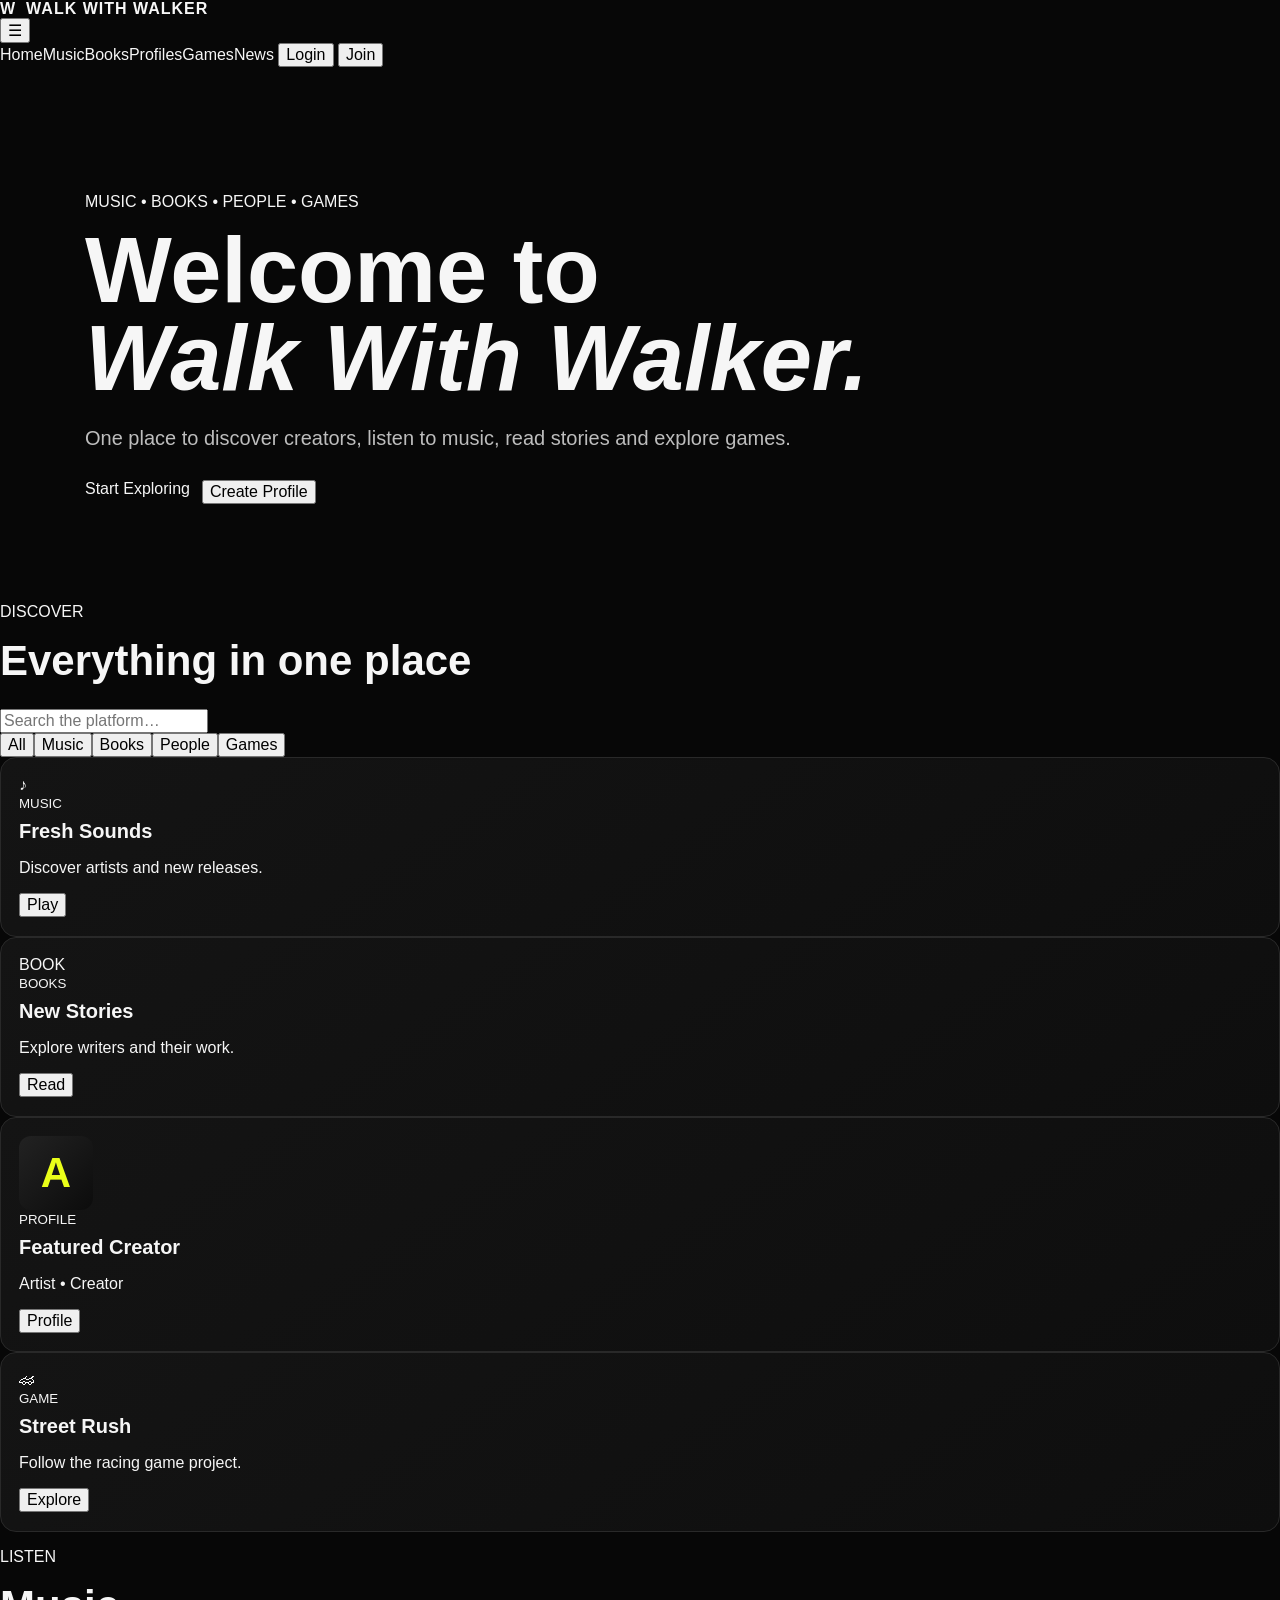
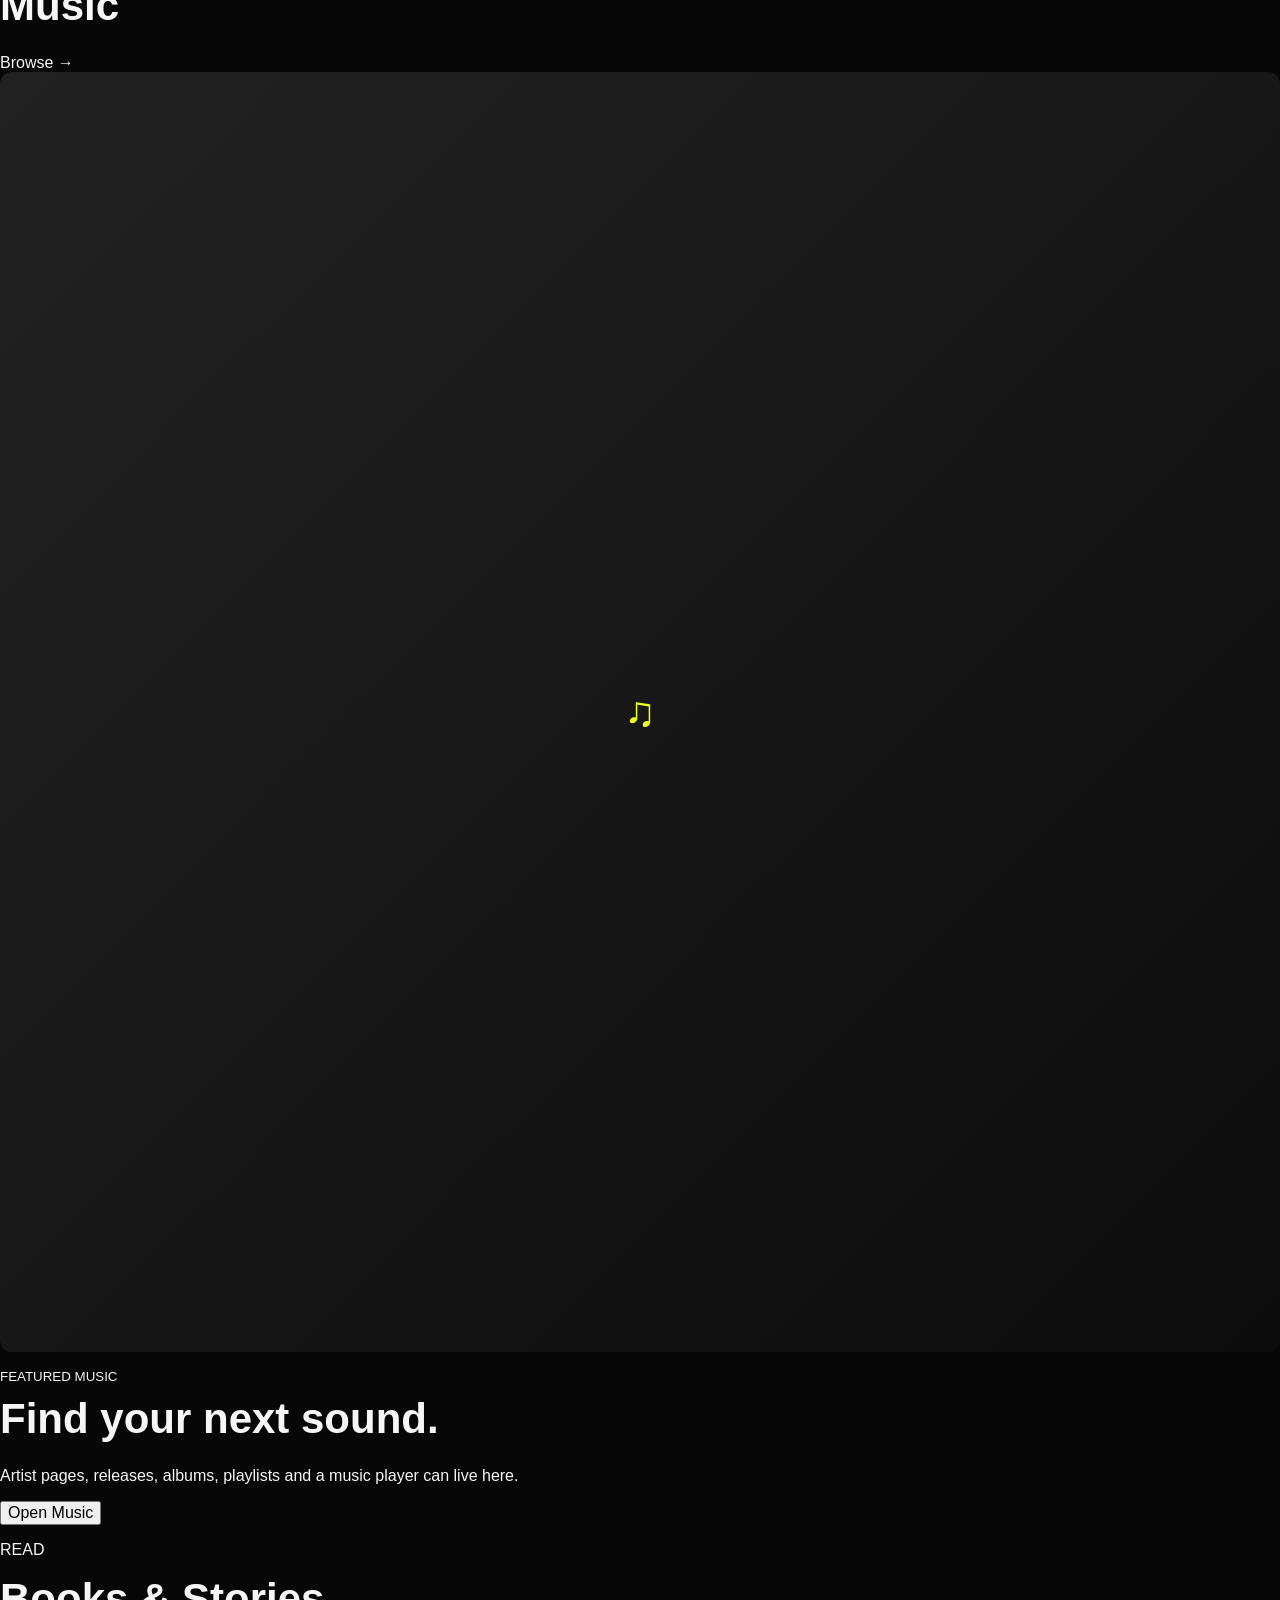
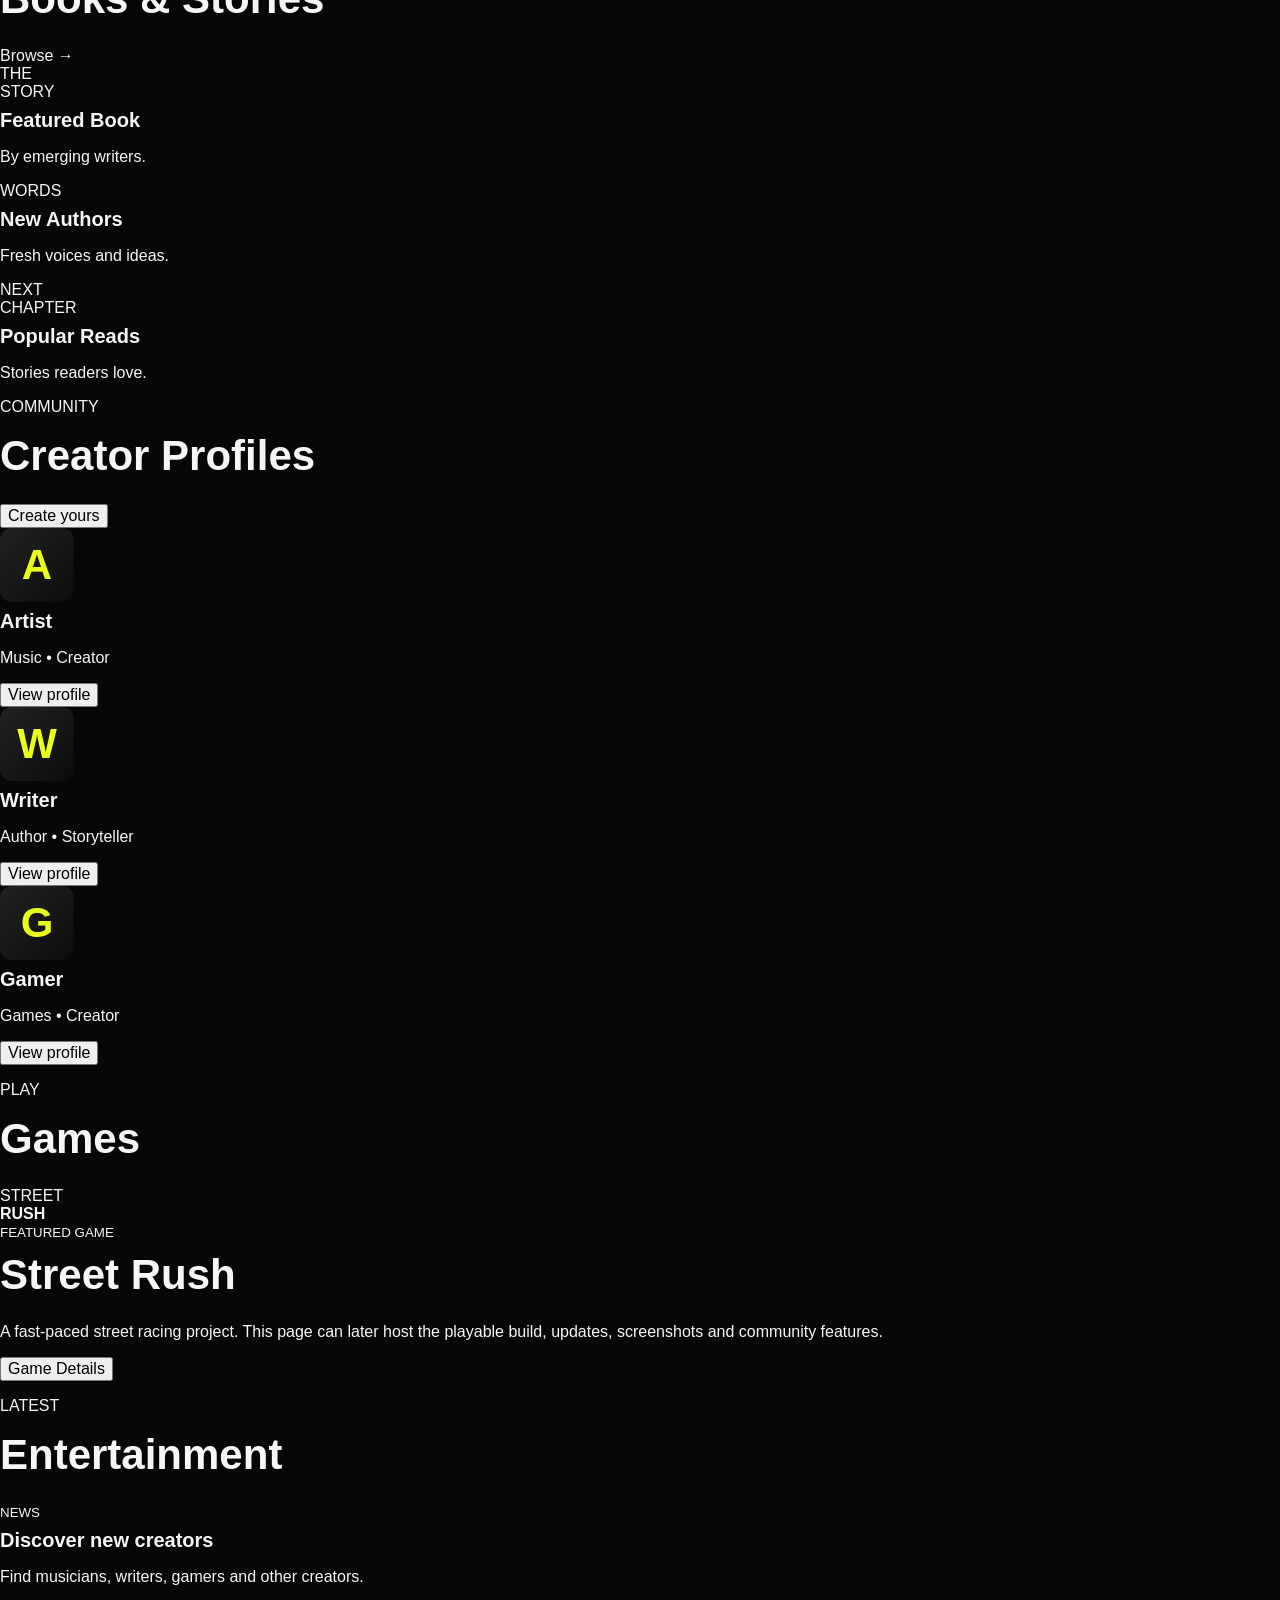
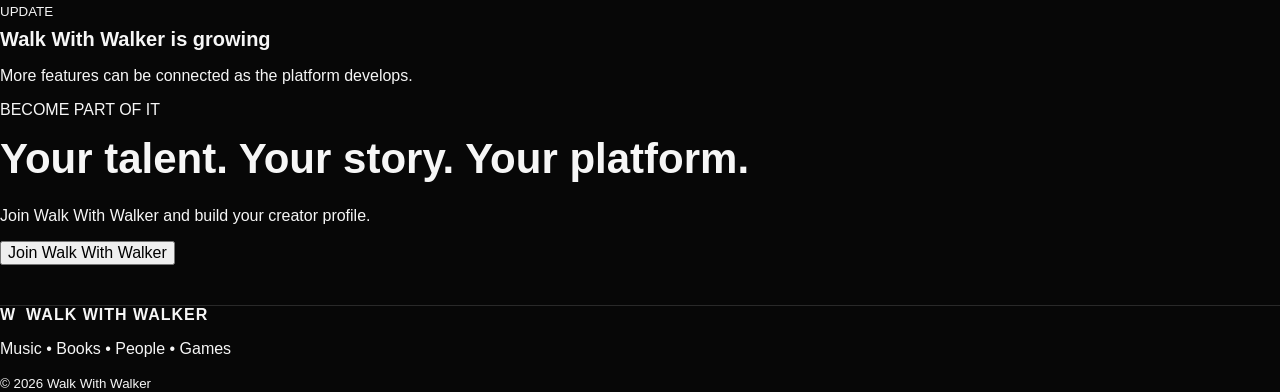
<file: index.html>
<!doctype html>
<html lang="en">
<head>
<meta charset="utf-8"><meta name="viewport" content="width=device-width,initial-scale=1">
<title>Walk With Walker | Entertainment Hub</title>
<meta name="description" content="Walk With Walker — music, books, people and games.">
<link rel="stylesheet" href="style.css">
</head>
<body>
<header class="top">
  <a class="logo" href="#home"><b>W</b><span>WALK WITH WALKER</span></a>
  <button class="hamb" onclick="menu()">☰</button>
  <nav id="nav">
    <a href="#home">Home</a><a href="#music">Music</a><a href="#books">Books</a><a href="#profiles">Profiles</a><a href="#games">Games</a><a href="#news">News</a>
    <button class="login" onclick="openModal('login')">Login</button>
    <button class="signup" onclick="openModal('signup')">Join</button>
  </nav>
</header>

<main>
<section class="hero" id="home">
  <div><p class="eyebrow">MUSIC • BOOKS • PEOPLE • GAMES</p>
  <h1>Welcome to<br><em>Walk With Walker.</em></h1>
  <p class="lead">One place to discover creators, listen to music, read stories and explore games.</p>
  <div class="actions"><a class="primary" href="#discover">Start Exploring</a><button class="secondary" onclick="openModal('signup')">Create Profile</button></div></div>
</section>

<section id="discover">
  <div class="title"><div><p class="eyebrow">DISCOVER</p><h2>Everything in one place</h2></div>
  <input id="search" oninput="searchCards()" placeholder="Search the platform…"></div>
  <div class="tabs"><button class="active" onclick="filter('all',this)">All</button><button onclick="filter('music',this)">Music</button><button onclick="filter('books',this)">Books</button><button onclick="filter('people',this)">People</button><button onclick="filter('games',this)">Games</button></div>
  <div class="cards" id="catalog">
    <article class="card item music"><div class="visual v1">♪</div><small>MUSIC</small><h3>Fresh Sounds</h3><p>Discover artists and new releases.</p><button onclick="toast('Music player coming next')">Play</button></article>
    <article class="card item books"><div class="visual v2">BOOK</div><small>BOOKS</small><h3>New Stories</h3><p>Explore writers and their work.</p><button onclick="toast('Reader opening soon')">Read</button></article>
    <article class="card item people"><div class="visual avatar">A</div><small>PROFILE</small><h3>Featured Creator</h3><p>Artist • Creator</p><button onclick="toast('Profile pages are ready for connection')">Profile</button></article>
    <article class="card item games"><div class="visual v3">🏎</div><small>GAME</small><h3>Street Rush</h3><p>Follow the racing game project.</p><button onclick="location.hash='street-rush'">Explore</button></article>
  </div>
</section>

<section id="music"><div class="title"><div><p class="eyebrow">LISTEN</p><h2>Music</h2></div><a href="#discover">Browse →</a></div>
<div class="feature music-feature"><div class="cover">♫</div><div><small>FEATURED MUSIC</small><h2>Find your next sound.</h2><p>Artist pages, releases, albums, playlists and a music player can live here.</p><button class="primary" onclick="toast('Player coming in the backend version')">Open Music</button></div></div></section>

<section id="books"><div class="title"><div><p class="eyebrow">READ</p><h2>Books & Stories</h2></div><a href="#discover">Browse →</a></div>
<div class="books"><div class="book"><div>THE<br>STORY</div><h3>Featured Book</h3><p>By emerging writers.</p></div><div class="book b2"><div>WORDS</div><h3>New Authors</h3><p>Fresh voices and ideas.</p></div><div class="book b3"><div>NEXT<br>CHAPTER</div><h3>Popular Reads</h3><p>Stories readers love.</p></div></div></section>

<section id="profiles"><div class="title"><div><p class="eyebrow">COMMUNITY</p><h2>Creator Profiles</h2></div><button class="primary" onclick="openModal('signup')">Create yours</button></div>
<div class="profiles"><div class="profile"><div class="avatar">A</div><h3>Artist</h3><p>Music • Creator</p><button onclick="toast('Creator profile selected')">View profile</button></div><div class="profile"><div class="avatar av2">W</div><h3>Writer</h3><p>Author • Storyteller</p><button onclick="toast('Creator profile selected')">View profile</button></div><div class="profile"><div class="avatar av3">G</div><h3>Gamer</h3><p>Games • Creator</p><button onclick="toast('Creator profile selected')">View profile</button></div></div></section>

<section id="games"><div class="title"><div><p class="eyebrow">PLAY</p><h2>Games</h2></div></div>
<div class="feature game" id="street-rush"><div class="gameart">STREET<br><b>RUSH</b></div><div><small>FEATURED GAME</small><h2>Street Rush</h2><p>A fast-paced street racing project. This page can later host the playable build, updates, screenshots and community features.</p><button class="primary" onclick="toast('Street Rush game page selected')">Game Details</button></div></div></section>

<section id="news"><div class="title"><div><p class="eyebrow">LATEST</p><h2>Entertainment</h2></div></div>
<div class="news"><article><small>NEWS</small><h3>Discover new creators</h3><p>Find musicians, writers, gamers and other creators.</p></article><article><small>UPDATE</small><h3>Walk With Walker is growing</h3><p>More features can be connected as the platform develops.</p></article></div></section>

<section class="join"><p class="eyebrow">BECOME PART OF IT</p><h2>Your talent. Your story. Your platform.</h2><p>Join Walk With Walker and build your creator profile.</p><button class="primary" onclick="openModal('signup')">Join Walk With Walker</button></section>
</main>

<footer><a class="logo" href="#home"><b>W</b><span>WALK WITH WALKER</span></a><p>Music • Books • People • Games</p><small>© 2026 Walk With Walker</small></footer>

<div class="modal" id="modal" onclick="closeModal(event)"><div class="modalbox" onclick="event.stopPropagation()"><button class="x" onclick="closeModal()">×</button><div id="modalContent"></div></div></div>
<div id="toast"></div>
<script src="script.js"></script>
</body></html>
</file>
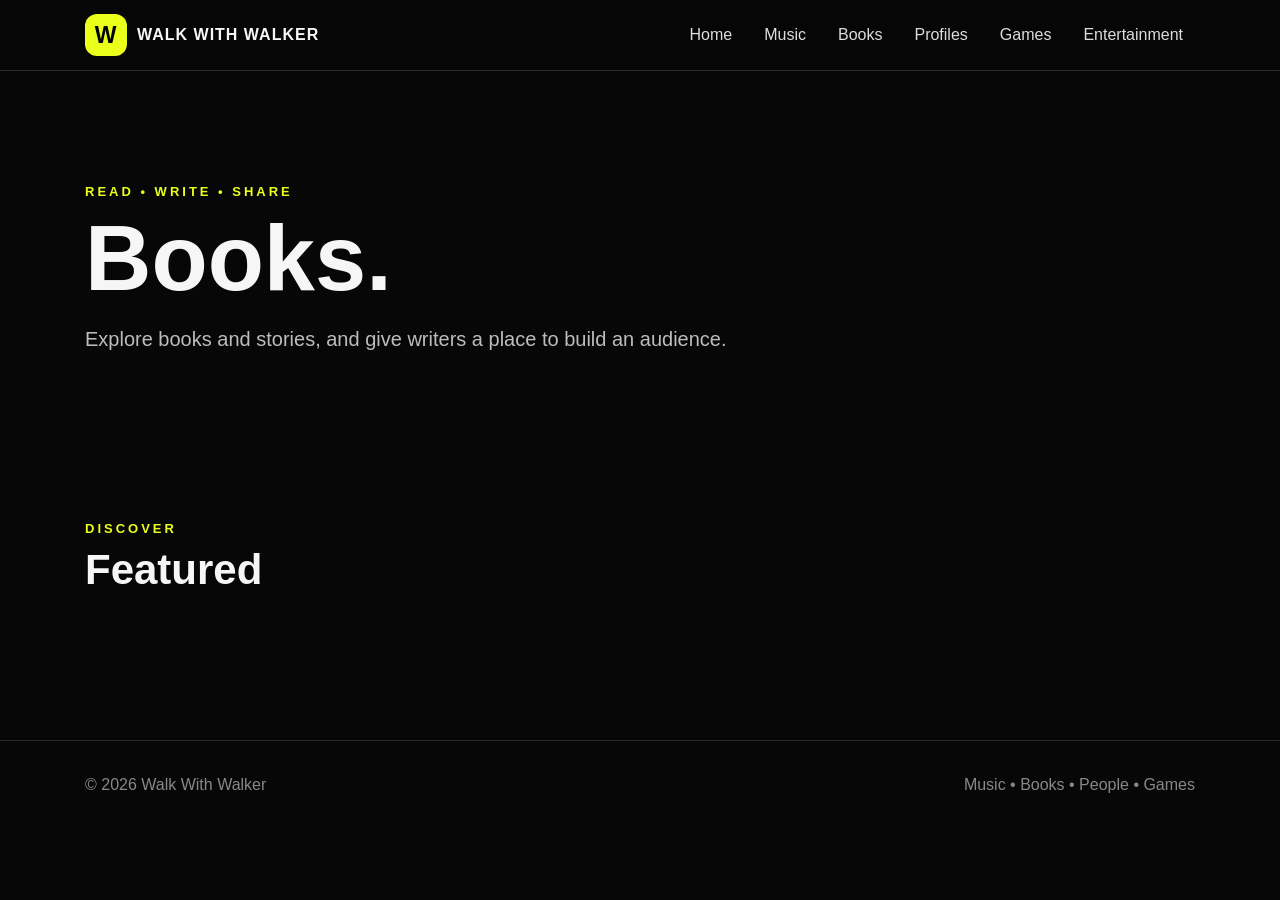
<file: books.html>
<!doctype html><html><head><meta charset="utf-8"><meta name="viewport" content="width=device-width,initial-scale=1"><title>Books • Walk With Walker</title><link rel="stylesheet" href="style.css"></head><body>
<header class="nav"><div class="navin">
<a class="logo" href="index.html"><span class="logoMark">W</span><span>WALK WITH WALKER</span></a>
<nav class="links" id="links">
<a href="index.html">Home</a><a href="music.html">Music</a><a href="books.html">Books</a><a href="profiles.html">Profiles</a><a href="games.html">Games</a><a href="entertainment.html">Entertainment</a>
</nav><button class="menu" id="menuBtn">☰</button></div></header><main><section class="hero" style="min-height:390px"><div><div class="kicker">Read • Write • Share</div><h1>Books.</h1><p class="lead">Explore books and stories, and give writers a place to build an audience.</p></div></section>
<section class="section"><div class="sectionHead"><div><div class="kicker">Discover</div><h2>Featured</h2></div></div><div class="grid" id="bookGrid"></div></section></main><footer><div class="foot"><span>© 2026 Walk With Walker</span><span>Music • Books • People • Games</span></div></footer>
<div class="modal" id="loginModal"><div class="box"><div class="boxTop"><h2>Log in</h2><button class="close" onclick="closeModal('loginModal')">×</button></div>
<div class="notice">This GitHub Pages version uses a local demo account. It is not a secure production login system yet.</div>
<form onsubmit="login(event)"><div class="field"><label>Email</label><input name="email" type="email" required></div><div class="field"><label>Password</label><input name="password" type="password" required></div><button class="btn primary">Log in</button></form></div></div>
<div class="modal" id="signupModal"><div class="box"><div class="boxTop"><h2>Create profile</h2><button class="close" onclick="closeModal('signupModal')">×</button></div>
<form onsubmit="signup(event)"><div class="field"><label>Name / creator name</label><input name="name" required></div><div class="field"><label>Email</label><input name="email" type="email" required></div><div class="field"><label>Creator type</label><select name="role"><option>Artist</option><option>Writer</option><option>Gamer</option><option>Creator</option></select></div><div class="field"><label>Bio</label><textarea name="bio" placeholder="Tell people about your work"></textarea></div><div class="field"><label>Password</label><input name="password" type="password" required></div><button class="btn primary">Create profile</button></form></div></div>
<div class="toast" id="toast"></div><script src="script.js"></script><script>document.addEventListener('DOMContentLoaded',()=>renderCards('bookGrid',get('ww_books',seedBooks)))</script></body></html>
</file>
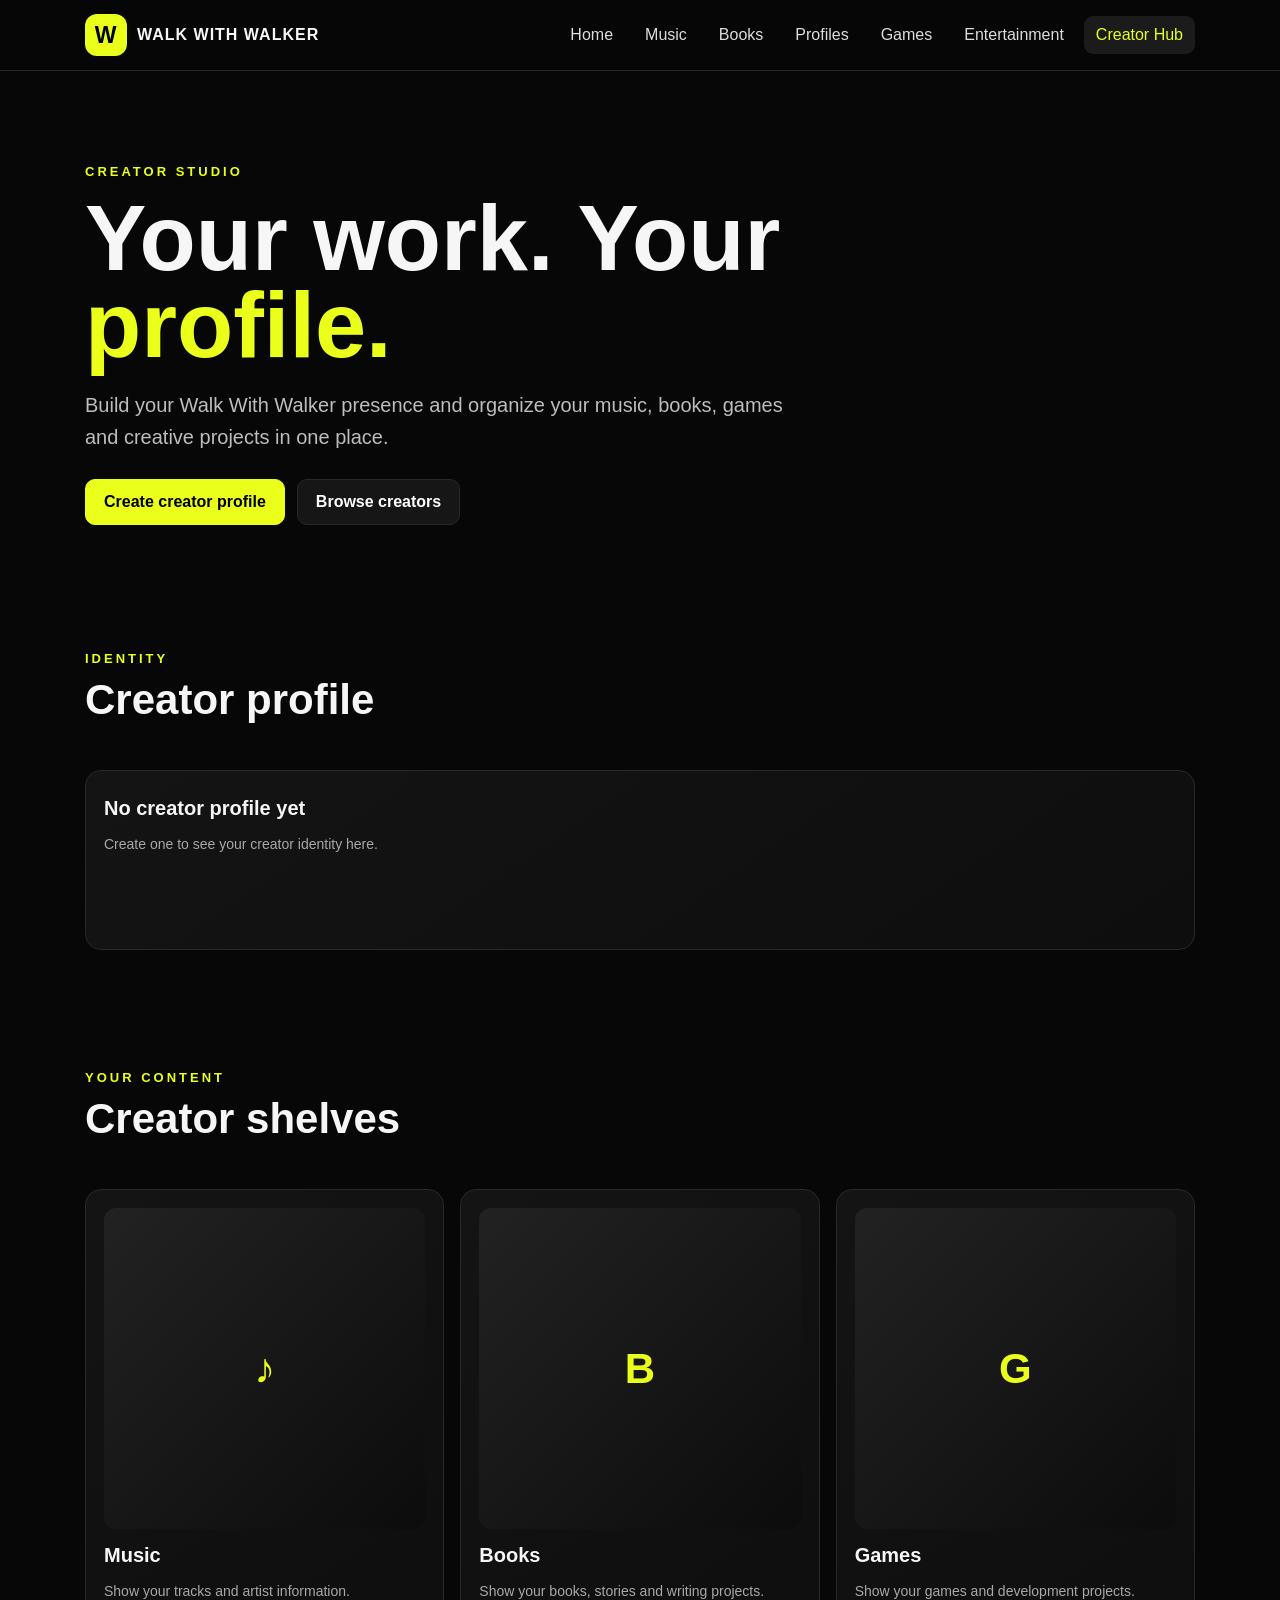
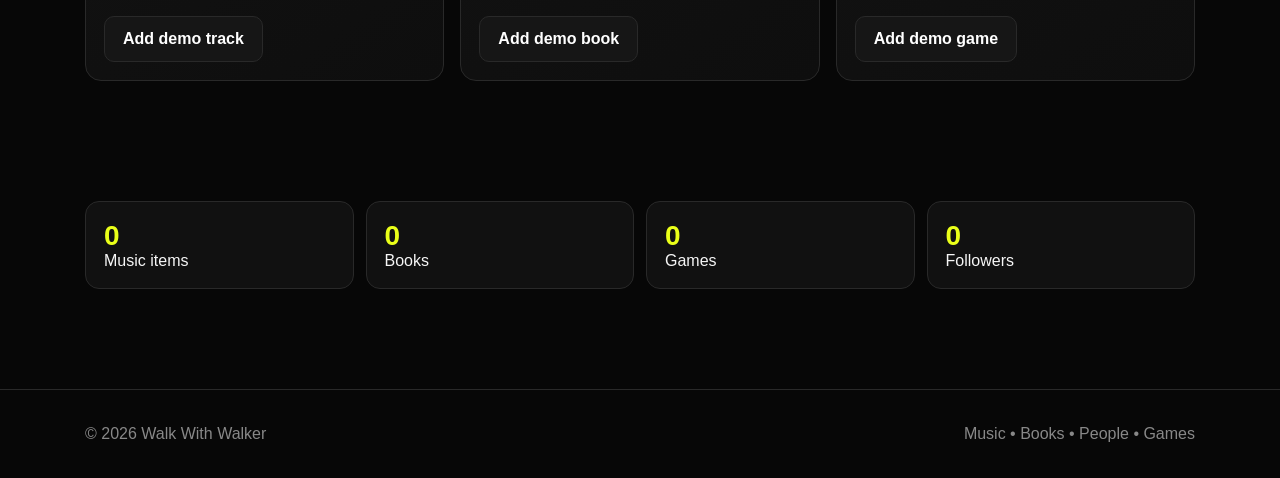
<file: creator-hub.html>
<!doctype html><html><head>
<meta charset="utf-8"><meta name="viewport" content="width=device-width,initial-scale=1">
<title>Creator Hub • Walk With Walker</title><link rel="stylesheet" href="style.css"></head><body>
<header class="nav"><div class="navin"><a class="logo" href="index.html"><span class="logoMark">W</span><span>WALK WITH WALKER</span></a>
<nav class="links" id="links"><a href="index.html">Home</a><a href="music.html">Music</a><a href="books.html">Books</a><a href="profiles.html">Profiles</a><a href="games.html">Games</a><a href="entertainment.html">Entertainment</a><a href="creator-hub.html" class="active">Creator Hub</a></nav>
<button class="menu" id="menuBtn">☰</button></div></header>
<main>
<section class="hero"><div><div class="kicker">Creator Studio</div><h1>Your work. Your <span class="accent">profile.</span></h1>
<p class="lead">Build your Walk With Walker presence and organize your music, books, games and creative projects in one place.</p>
<div class="actions"><button class="btn primary" onclick="openModal('creatorModal')">Create creator profile</button><a class="btn" href="profiles.html">Browse creators</a></div></div></section>
<section class="section"><div class="sectionHead"><div><div class="kicker">Identity</div><h2>Creator profile</h2></div></div><div id="creatorPreview" class="card"></div></section>
<section class="section"><div class="sectionHead"><div><div class="kicker">Your content</div><h2>Creator shelves</h2></div></div><div class="grid">
<div class="card"><div class="cover">♪</div><h3>Music</h3><p class="meta">Show your tracks and artist information.</p><button class="btn" onclick="addDemo('music')">Add demo track</button></div>
<div class="card"><div class="cover">B</div><h3>Books</h3><p class="meta">Show your books, stories and writing projects.</p><button class="btn" onclick="addDemo('book')">Add demo book</button></div>
<div class="card"><div class="cover">G</div><h3>Games</h3><p class="meta">Show your games and development projects.</p><button class="btn" onclick="addDemo('game')">Add demo game</button></div>
</div></section>
<section class="section"><div class="statgrid"><div class="stat"><strong id="countMusic">0</strong>Music items</div><div class="stat"><strong id="countBooks">0</strong>Books</div><div class="stat"><strong id="countGames">0</strong>Games</div><div class="stat"><strong id="countFollowers">0</strong>Followers</div></div></section>
</main><footer><div class="foot"><span>© 2026 Walk With Walker</span><span>Music • Books • People • Games</span></div></footer>
<div class="modal" id="creatorModal"><div class="box"><div class="boxTop"><h2>Create creator profile</h2><button class="close" onclick="closeModal('creatorModal')">×</button></div>
<form onsubmit="saveCreator(event)"><div class="field"><label>Creator name</label><input name="name" required></div>
<div class="field"><label>Creator type</label><select name="role"><option>Artist</option><option>Writer</option><option>Gamer</option><option>Creator</option></select></div>
<div class="field"><label>Bio</label><textarea name="bio" placeholder="Tell people what you create"></textarea></div>
<div class="field"><label>Location / base</label><input name="location" placeholder="Optional"></div>
<button class="btn primary">Save creator profile</button></form></div></div>
<div class="toast" id="toast"></div>
<script src="script.js"></script><script>
function saveCreator(e){e.preventDefault();const f=new FormData(e.target);const c={name:f.get('name'),role:f.get('role'),bio:f.get('bio'),location:f.get('location'),followers:0};localStorage.setItem('ww_creator',JSON.stringify(c));closeModal('creatorModal');renderCreator();toast('Creator profile saved on this device');e.target.reset();}
function renderCreator(){const c=JSON.parse(localStorage.getItem('ww_creator')||'null'),box=document.getElementById('creatorPreview');if(!c){box.innerHTML='<h3>No creator profile yet</h3><p class="meta">Create one to see your creator identity here.</p>';return}box.innerHTML='<div class="profileRow"><div class="avatar">'+escapeHtml(c.name[0].toUpperCase())+'</div><div><h3>'+escapeHtml(c.name)+'</h3><div class="meta">'+escapeHtml(c.role)+(c.location?' • '+escapeHtml(c.location):'')+'</div></div></div><p class="meta">'+escapeHtml(c.bio||'No bio added yet.')+'</p><button class="btn" onclick="openModal(\'creatorModal\')">Edit profile</button>';}
function addDemo(type){const key=type==='music'?'ww_music':type==='book'?'ww_books':'ww_games';const d={music:{title:'My New Track',artist:'My Creator',type:'Single',letter:'♪'},book:{title:'My New Book',author:'My Creator',type:'Book',letter:'B'},game:{title:'My New Game',genre:'Adventure',status:'Prototype',letter:'G'}};const a=JSON.parse(localStorage.getItem(key)||'[]');a.push(d[type]);localStorage.setItem(key,JSON.stringify(a));updateCounts();toast('Demo item added');}
function updateCounts(){document.getElementById('countMusic').textContent=JSON.parse(localStorage.getItem('ww_music')||'[]').length;document.getElementById('countBooks').textContent=JSON.parse(localStorage.getItem('ww_books')||'[]').length;document.getElementById('countGames').textContent=JSON.parse(localStorage.getItem('ww_games')||'[]').length;const c=JSON.parse(localStorage.getItem('ww_creator')||'null');document.getElementById('countFollowers').textContent=c?.followers||0;}
document.addEventListener('DOMContentLoaded',()=>{renderCreator();updateCounts()});
</script></body></html>
</file>
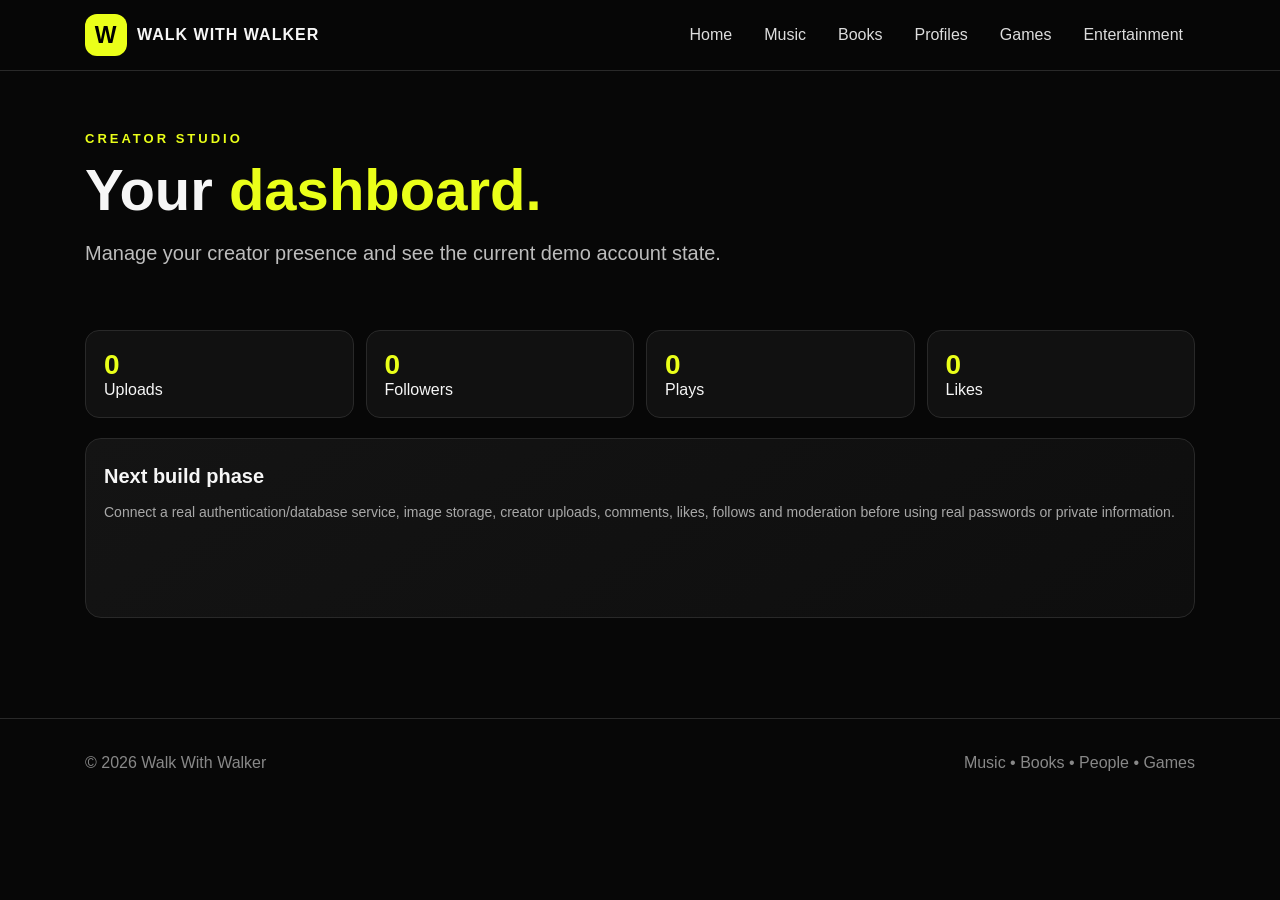
<file: dashboard.html>
<!doctype html><html><head><meta charset="utf-8"><meta name="viewport" content="width=device-width,initial-scale=1"><title>Creator Dashboard • Walk With Walker</title><link rel="stylesheet" href="style.css"></head><body>
<header class="nav"><div class="navin">
<a class="logo" href="index.html"><span class="logoMark">W</span><span>WALK WITH WALKER</span></a>
<nav class="links" id="links">
<a href="index.html">Home</a><a href="music.html">Music</a><a href="books.html">Books</a><a href="profiles.html">Profiles</a><a href="games.html">Games</a><a href="entertainment.html">Entertainment</a>
</nav><button class="menu" id="menuBtn">☰</button></div></header><main><section class="section"><div class="kicker">Creator Studio</div><h1 style="font-size:58px">Your <span class="accent">dashboard.</span></h1><p class="lead">Manage your creator presence and see the current demo account state.</p><div id="accountState" class="actions"></div>
<div class="statgrid" style="margin-top:35px"><div class="stat"><strong>0</strong>Uploads</div><div class="stat"><strong>0</strong>Followers</div><div class="stat"><strong>0</strong>Plays</div><div class="stat"><strong>0</strong>Likes</div></div>
<div class="card" style="margin-top:20px"><h3>Next build phase</h3><p class="meta">Connect a real authentication/database service, image storage, creator uploads, comments, likes, follows and moderation before using real passwords or private information.</p></div></section></main><footer><div class="foot"><span>© 2026 Walk With Walker</span><span>Music • Books • People • Games</span></div></footer>
<div class="modal" id="loginModal"><div class="box"><div class="boxTop"><h2>Log in</h2><button class="close" onclick="closeModal('loginModal')">×</button></div>
<div class="notice">This GitHub Pages version uses a local demo account. It is not a secure production login system yet.</div>
<form onsubmit="login(event)"><div class="field"><label>Email</label><input name="email" type="email" required></div><div class="field"><label>Password</label><input name="password" type="password" required></div><button class="btn primary">Log in</button></form></div></div>
<div class="modal" id="signupModal"><div class="box"><div class="boxTop"><h2>Create profile</h2><button class="close" onclick="closeModal('signupModal')">×</button></div>
<form onsubmit="signup(event)"><div class="field"><label>Name / creator name</label><input name="name" required></div><div class="field"><label>Email</label><input name="email" type="email" required></div><div class="field"><label>Creator type</label><select name="role"><option>Artist</option><option>Writer</option><option>Gamer</option><option>Creator</option></select></div><div class="field"><label>Bio</label><textarea name="bio" placeholder="Tell people about your work"></textarea></div><div class="field"><label>Password</label><input name="password" type="password" required></div><button class="btn primary">Create profile</button></form></div></div>
<div class="toast" id="toast"></div><script src="script.js"></script></body></html>
</file>
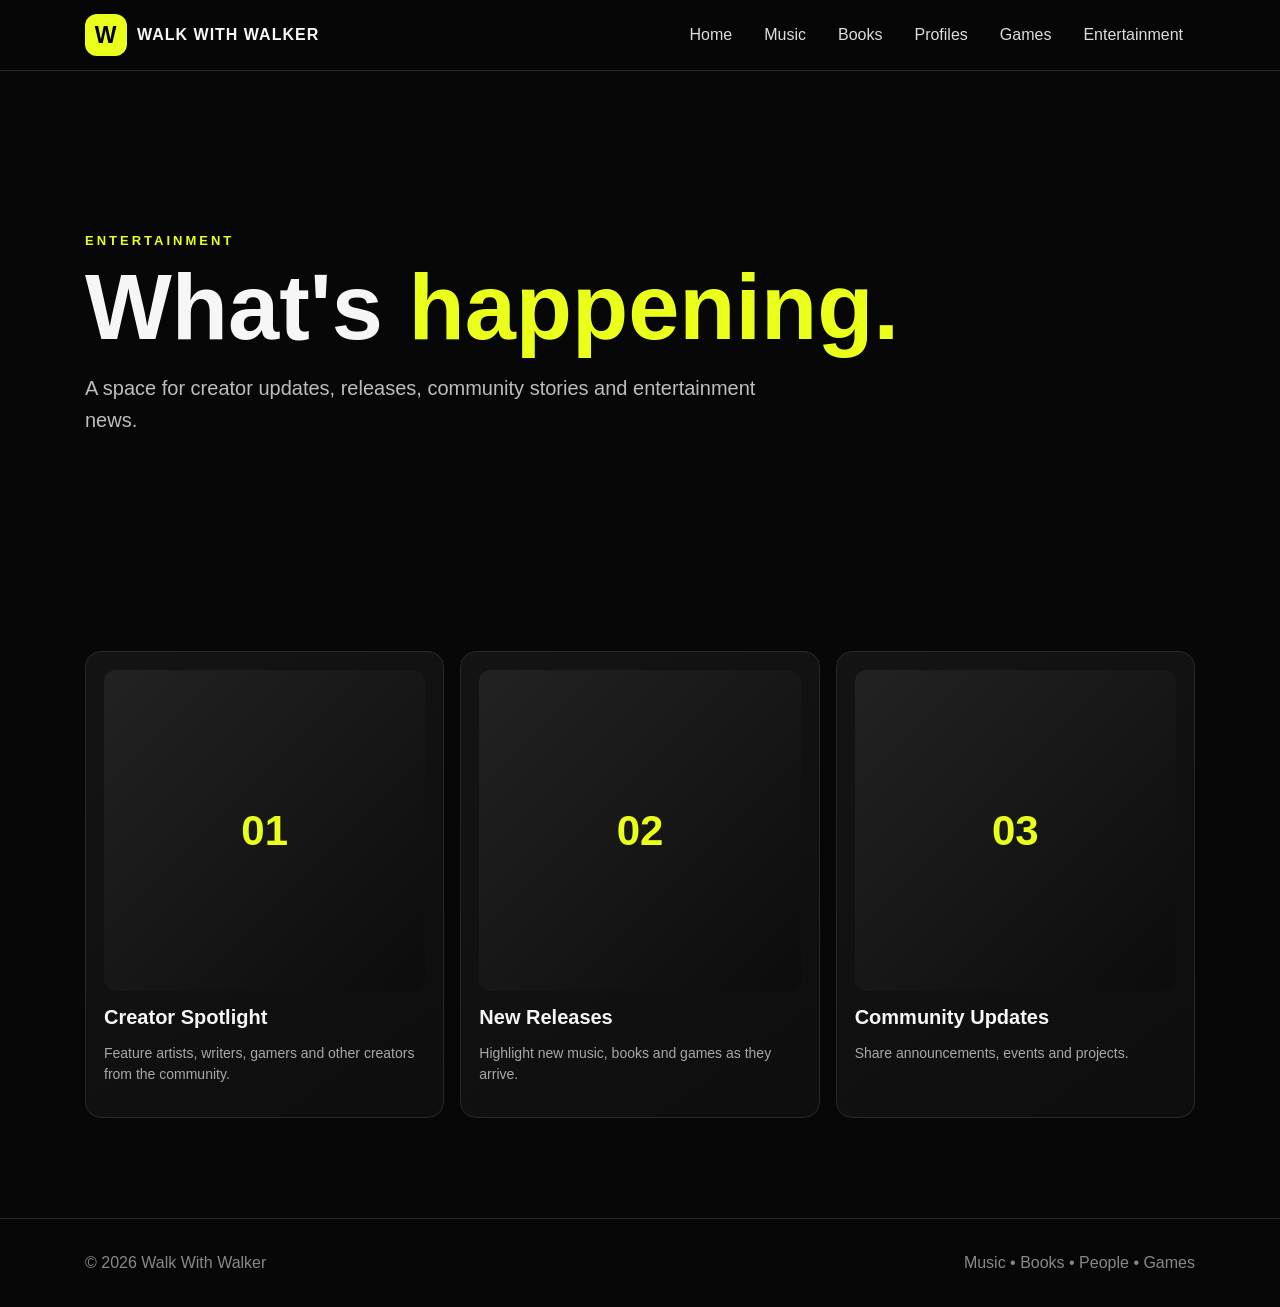
<file: entertainment.html>
<!doctype html><html><head><meta charset="utf-8"><meta name="viewport" content="width=device-width,initial-scale=1"><title>Entertainment • Walk With Walker</title><link rel="stylesheet" href="style.css"></head><body>
<header class="nav"><div class="navin">
<a class="logo" href="index.html"><span class="logoMark">W</span><span>WALK WITH WALKER</span></a>
<nav class="links" id="links">
<a href="index.html">Home</a><a href="music.html">Music</a><a href="books.html">Books</a><a href="profiles.html">Profiles</a><a href="games.html">Games</a><a href="entertainment.html">Entertainment</a>
</nav><button class="menu" id="menuBtn">☰</button></div></header><main><section class="hero"><div><div class="kicker">Entertainment</div><h1>What's <span class="accent">happening.</span></h1><p class="lead">A space for creator updates, releases, community stories and entertainment news.</p></div></section>
<section class="section"><div class="grid">
<article class="card"><div class="cover">01</div><h3>Creator Spotlight</h3><p class="meta">Feature artists, writers, gamers and other creators from the community.</p></article>
<article class="card"><div class="cover">02</div><h3>New Releases</h3><p class="meta">Highlight new music, books and games as they arrive.</p></article>
<article class="card"><div class="cover">03</div><h3>Community Updates</h3><p class="meta">Share announcements, events and projects.</p></article>
</div></section></main><footer><div class="foot"><span>© 2026 Walk With Walker</span><span>Music • Books • People • Games</span></div></footer>
<div class="modal" id="loginModal"><div class="box"><div class="boxTop"><h2>Log in</h2><button class="close" onclick="closeModal('loginModal')">×</button></div>
<div class="notice">This GitHub Pages version uses a local demo account. It is not a secure production login system yet.</div>
<form onsubmit="login(event)"><div class="field"><label>Email</label><input name="email" type="email" required></div><div class="field"><label>Password</label><input name="password" type="password" required></div><button class="btn primary">Log in</button></form></div></div>
<div class="modal" id="signupModal"><div class="box"><div class="boxTop"><h2>Create profile</h2><button class="close" onclick="closeModal('signupModal')">×</button></div>
<form onsubmit="signup(event)"><div class="field"><label>Name / creator name</label><input name="name" required></div><div class="field"><label>Email</label><input name="email" type="email" required></div><div class="field"><label>Creator type</label><select name="role"><option>Artist</option><option>Writer</option><option>Gamer</option><option>Creator</option></select></div><div class="field"><label>Bio</label><textarea name="bio" placeholder="Tell people about your work"></textarea></div><div class="field"><label>Password</label><input name="password" type="password" required></div><button class="btn primary">Create profile</button></form></div></div>
<div class="toast" id="toast"></div><script src="script.js"></script></body></html>
</file>
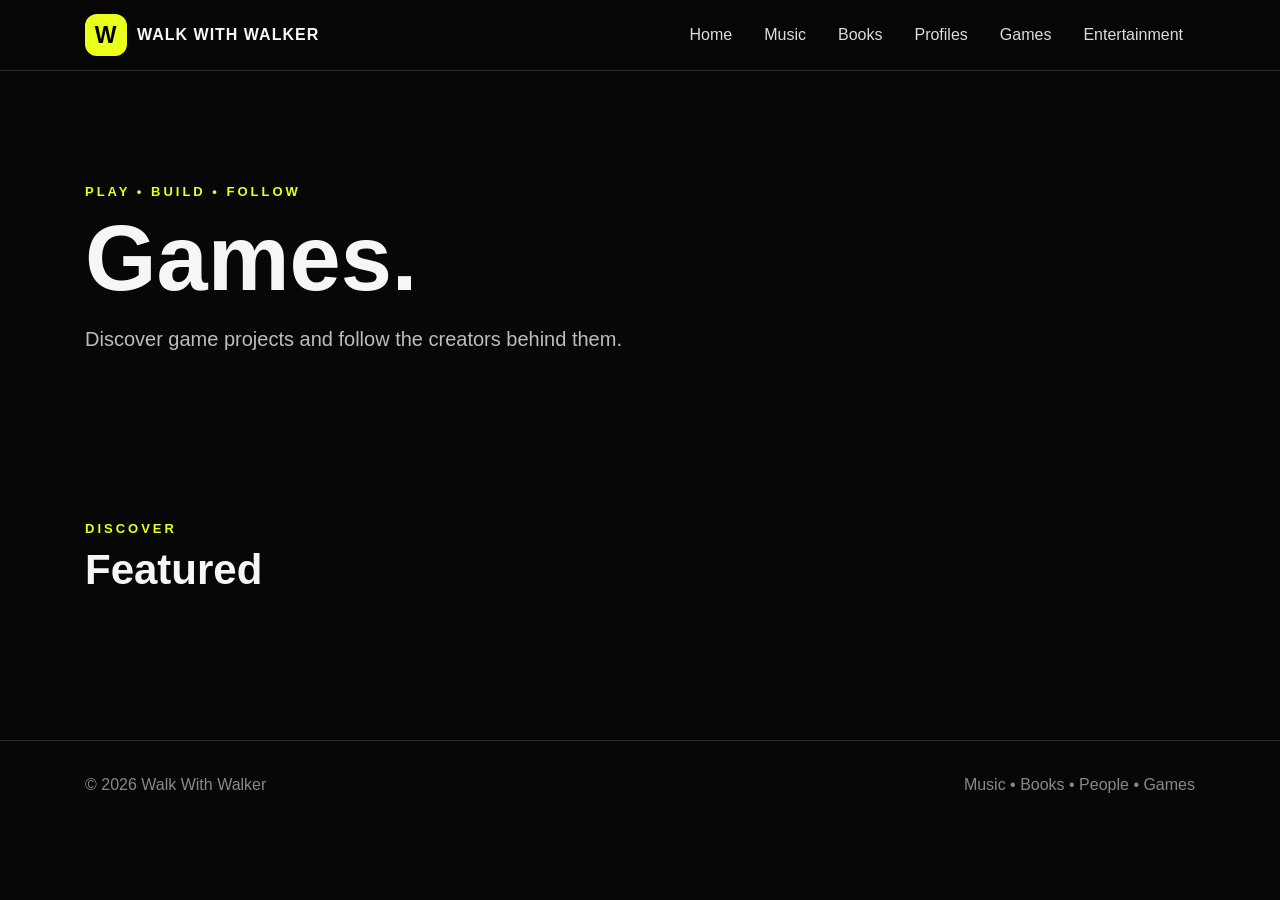
<file: games.html>
<!doctype html><html><head><meta charset="utf-8"><meta name="viewport" content="width=device-width,initial-scale=1"><title>Games • Walk With Walker</title><link rel="stylesheet" href="style.css"></head><body>
<header class="nav"><div class="navin">
<a class="logo" href="index.html"><span class="logoMark">W</span><span>WALK WITH WALKER</span></a>
<nav class="links" id="links">
<a href="index.html">Home</a><a href="music.html">Music</a><a href="books.html">Books</a><a href="profiles.html">Profiles</a><a href="games.html">Games</a><a href="entertainment.html">Entertainment</a>
</nav><button class="menu" id="menuBtn">☰</button></div></header><main><section class="hero" style="min-height:390px"><div><div class="kicker">Play • Build • Follow</div><h1>Games.</h1><p class="lead">Discover game projects and follow the creators behind them.</p></div></section>
<section class="section"><div class="sectionHead"><div><div class="kicker">Discover</div><h2>Featured</h2></div></div><div class="grid" id="gameGrid"></div></section></main><footer><div class="foot"><span>© 2026 Walk With Walker</span><span>Music • Books • People • Games</span></div></footer>
<div class="modal" id="loginModal"><div class="box"><div class="boxTop"><h2>Log in</h2><button class="close" onclick="closeModal('loginModal')">×</button></div>
<div class="notice">This GitHub Pages version uses a local demo account. It is not a secure production login system yet.</div>
<form onsubmit="login(event)"><div class="field"><label>Email</label><input name="email" type="email" required></div><div class="field"><label>Password</label><input name="password" type="password" required></div><button class="btn primary">Log in</button></form></div></div>
<div class="modal" id="signupModal"><div class="box"><div class="boxTop"><h2>Create profile</h2><button class="close" onclick="closeModal('signupModal')">×</button></div>
<form onsubmit="signup(event)"><div class="field"><label>Name / creator name</label><input name="name" required></div><div class="field"><label>Email</label><input name="email" type="email" required></div><div class="field"><label>Creator type</label><select name="role"><option>Artist</option><option>Writer</option><option>Gamer</option><option>Creator</option></select></div><div class="field"><label>Bio</label><textarea name="bio" placeholder="Tell people about your work"></textarea></div><div class="field"><label>Password</label><input name="password" type="password" required></div><button class="btn primary">Create profile</button></form></div></div>
<div class="toast" id="toast"></div><script src="script.js"></script><script>document.addEventListener('DOMContentLoaded',()=>renderCards('gameGrid',get('ww_games',seedGames)))</script></body></html>
</file>
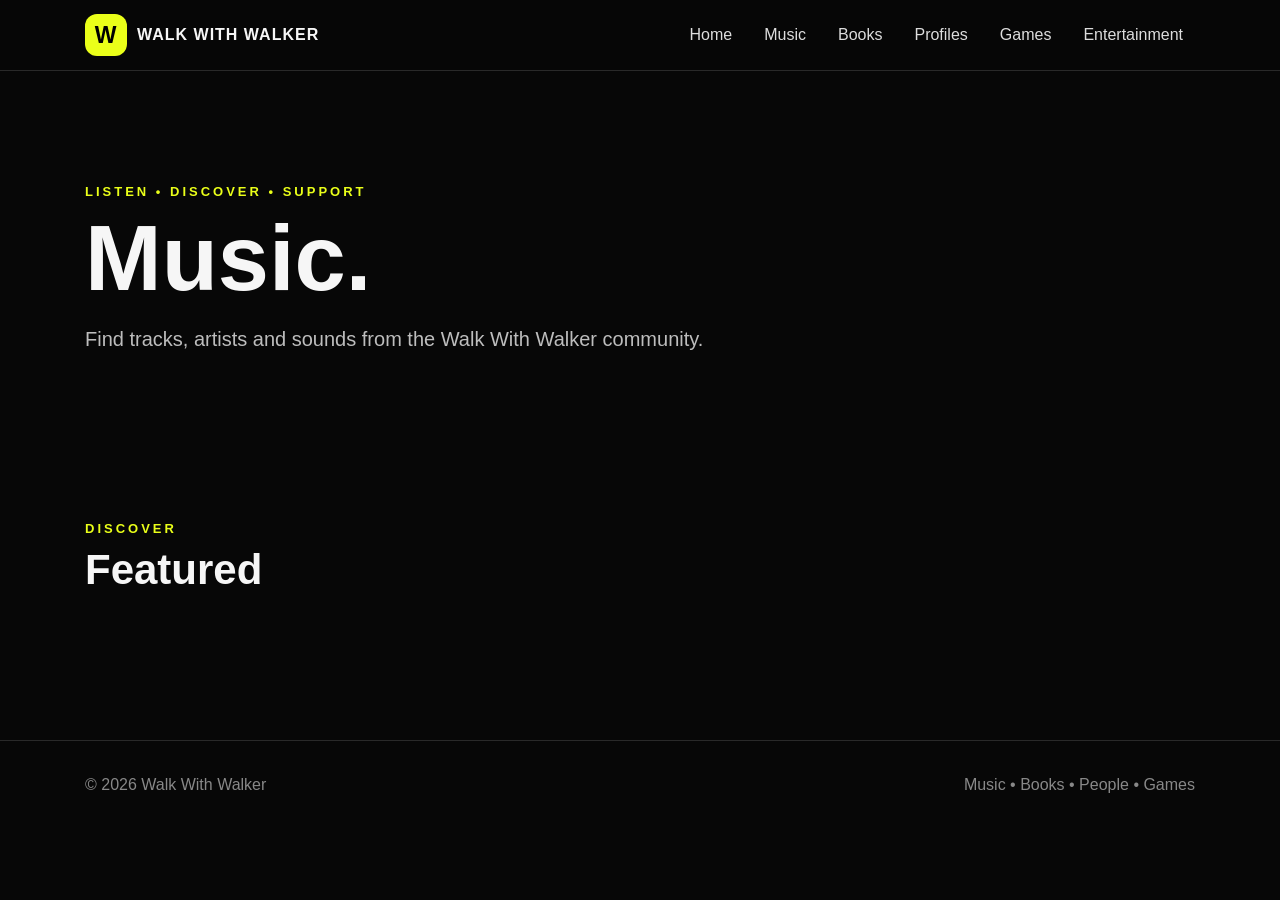
<file: music.html>
<!doctype html><html><head><meta charset="utf-8"><meta name="viewport" content="width=device-width,initial-scale=1"><title>Music • Walk With Walker</title><link rel="stylesheet" href="style.css"></head><body>
<header class="nav"><div class="navin">
<a class="logo" href="index.html"><span class="logoMark">W</span><span>WALK WITH WALKER</span></a>
<nav class="links" id="links">
<a href="index.html">Home</a><a href="music.html">Music</a><a href="books.html">Books</a><a href="profiles.html">Profiles</a><a href="games.html">Games</a><a href="entertainment.html">Entertainment</a>
</nav><button class="menu" id="menuBtn">☰</button></div></header><main><section class="hero" style="min-height:390px"><div><div class="kicker">Listen • Discover • Support</div><h1>Music.</h1><p class="lead">Find tracks, artists and sounds from the Walk With Walker community.</p></div></section>
<section class="section"><div class="sectionHead"><div><div class="kicker">Discover</div><h2>Featured</h2></div></div><div class="grid" id="musicGrid"></div></section></main><footer><div class="foot"><span>© 2026 Walk With Walker</span><span>Music • Books • People • Games</span></div></footer>
<div class="modal" id="loginModal"><div class="box"><div class="boxTop"><h2>Log in</h2><button class="close" onclick="closeModal('loginModal')">×</button></div>
<div class="notice">This GitHub Pages version uses a local demo account. It is not a secure production login system yet.</div>
<form onsubmit="login(event)"><div class="field"><label>Email</label><input name="email" type="email" required></div><div class="field"><label>Password</label><input name="password" type="password" required></div><button class="btn primary">Log in</button></form></div></div>
<div class="modal" id="signupModal"><div class="box"><div class="boxTop"><h2>Create profile</h2><button class="close" onclick="closeModal('signupModal')">×</button></div>
<form onsubmit="signup(event)"><div class="field"><label>Name / creator name</label><input name="name" required></div><div class="field"><label>Email</label><input name="email" type="email" required></div><div class="field"><label>Creator type</label><select name="role"><option>Artist</option><option>Writer</option><option>Gamer</option><option>Creator</option></select></div><div class="field"><label>Bio</label><textarea name="bio" placeholder="Tell people about your work"></textarea></div><div class="field"><label>Password</label><input name="password" type="password" required></div><button class="btn primary">Create profile</button></form></div></div>
<div class="toast" id="toast"></div><script src="script.js"></script><script>document.addEventListener('DOMContentLoaded',()=>renderCards('musicGrid',get('ww_music',seedMusic)))</script></body></html>
</file>
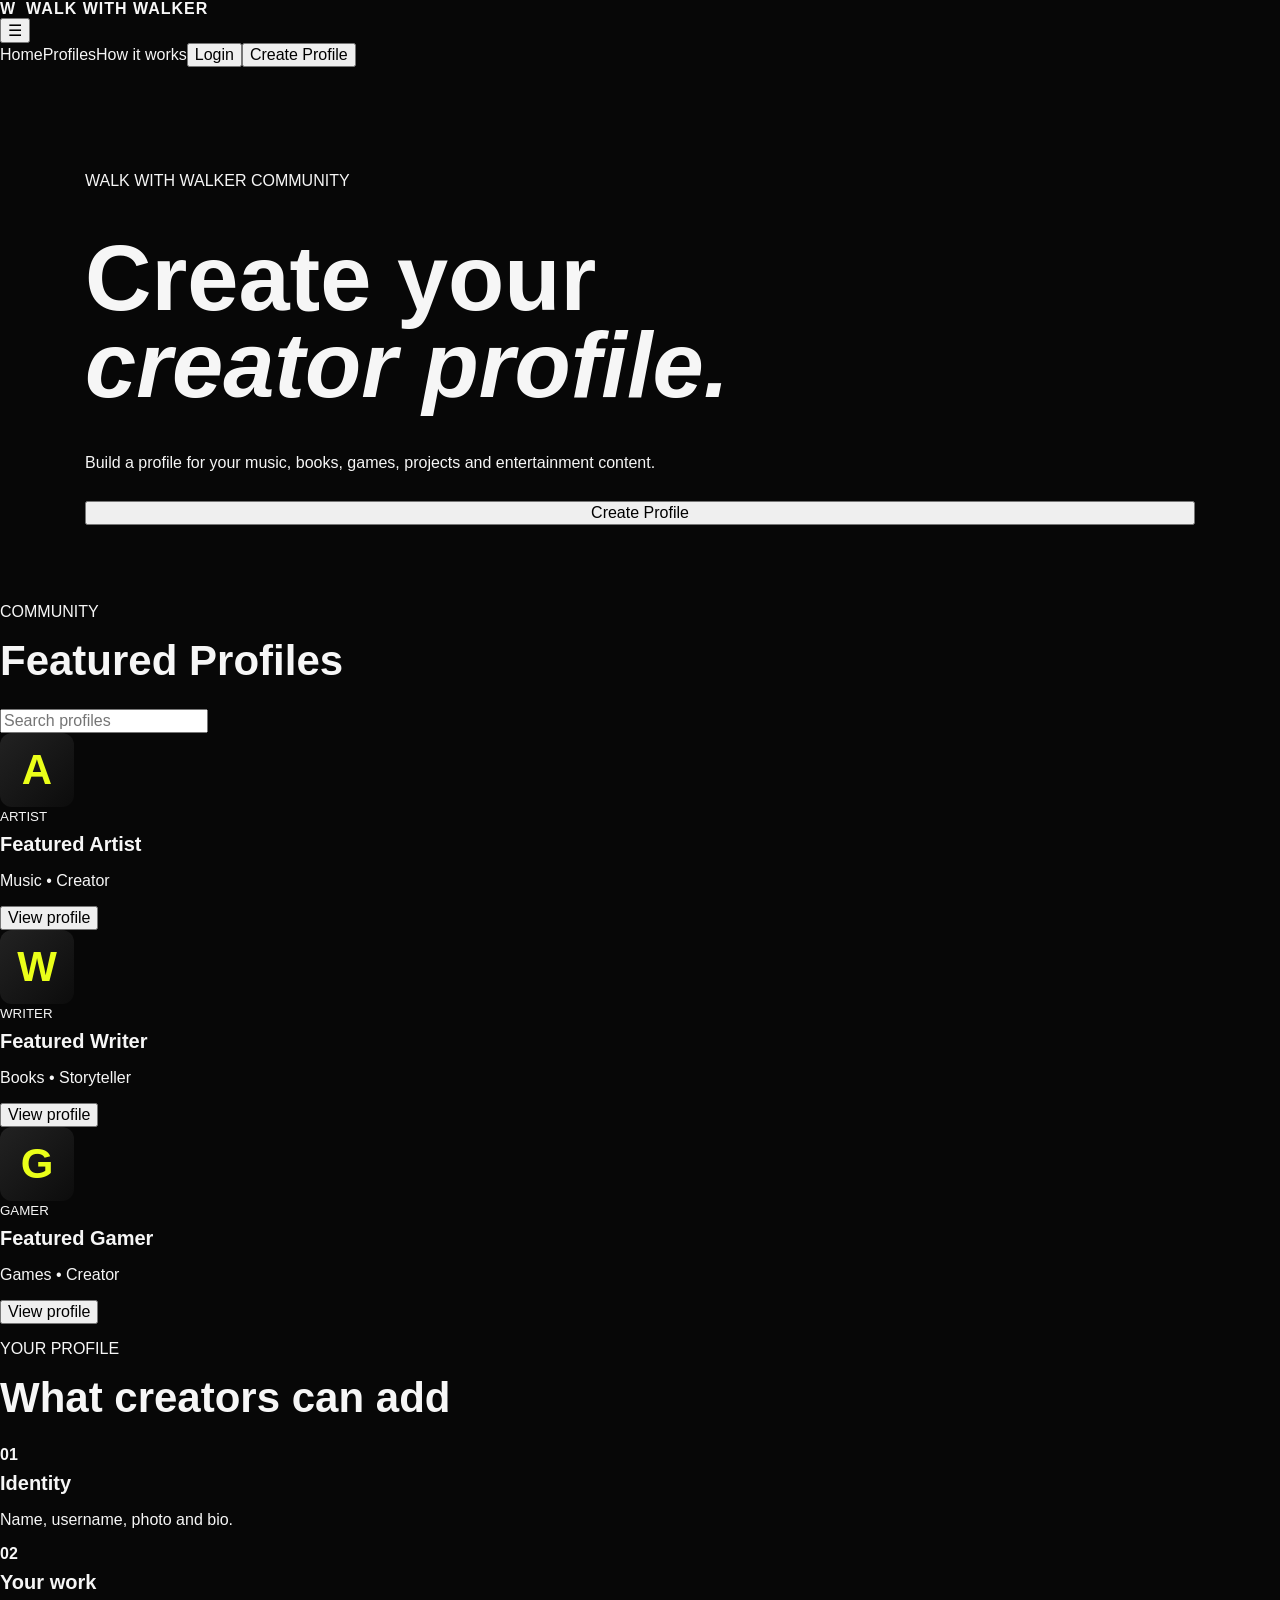
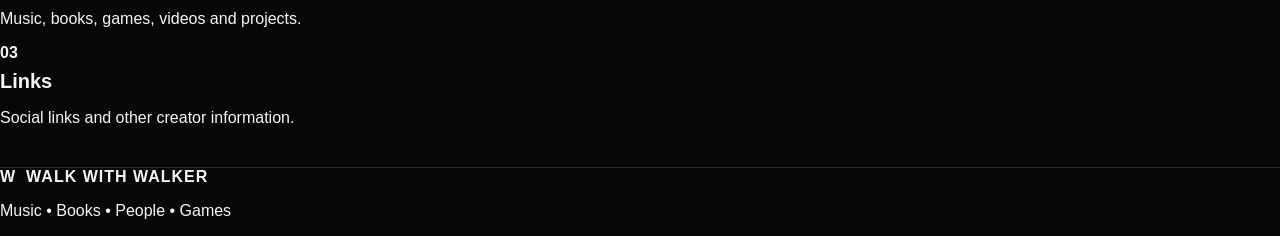
<file: profiles.html>
<!doctype html>
<html lang="en">
<head><meta charset="utf-8"><meta name="viewport" content="width=device-width,initial-scale=1"><title>Walk With Walker | Profiles</title><link rel="stylesheet" href="style.css"></head>
<body>
<header><a class="logo" href="index.html"><b>W</b> WALK WITH WALKER</a><button class="hamb" onclick="toggleNav()">☰</button><nav id="nav"><a href="index.html">Home</a><a href="#profiles">Profiles</a><a href="#how">How it works</a><button onclick="openAuth('login')">Login</button><button class="join" onclick="openAuth('signup')">Create Profile</button></nav></header>
<section class="hero"><p class="eyebrow">WALK WITH WALKER COMMUNITY</p><h1>Create your<br><em>creator profile.</em></h1><p>Build a profile for your music, books, games, projects and entertainment content.</p><button class="primary" onclick="openAuth('signup')">Create Profile</button></section>
<section id="profiles"><div class="title"><div><p class="eyebrow">COMMUNITY</p><h2>Featured Profiles</h2></div><input id="search" oninput="searchProfiles()" placeholder="Search profiles"></div>
<div class="profiles">
<article class="profile"><div class="avatar">A</div><small>ARTIST</small><h3>Featured Artist</h3><p>Music • Creator</p><button onclick="viewProfile('Featured Artist','Artist')">View profile</button></article>
<article class="profile"><div class="avatar av2">W</div><small>WRITER</small><h3>Featured Writer</h3><p>Books • Storyteller</p><button onclick="viewProfile('Featured Writer','Writer')">View profile</button></article>
<article class="profile"><div class="avatar av3">G</div><small>GAMER</small><h3>Featured Gamer</h3><p>Games • Creator</p><button onclick="viewProfile('Featured Gamer','Gamer')">View profile</button></article>
</div></section>
<section id="how" class="steps"><p class="eyebrow">YOUR PROFILE</p><h2>What creators can add</h2><div class="stepgrid"><div><b>01</b><h3>Identity</h3><p>Name, username, photo and bio.</p></div><div><b>02</b><h3>Your work</h3><p>Music, books, games, videos and projects.</p></div><div><b>03</b><h3>Links</h3><p>Social links and other creator information.</p></div></div></section>
<footer><a class="logo" href="index.html"><b>W</b> WALK WITH WALKER</a><p>Music • Books • People • Games</p></footer>
<div class="modal" id="modal"><div class="modalbox"><button class="x" onclick="closeModal()">×</button><div id="modalContent"></div></div></div><div id="toast"></div>
<script src="script.js"></script>
</body></html>
</file>
<file: style.css>
:root{
  --bg:#070707;--panel:#111;--panel2:#171717;--text:#f6f6f6;--muted:#a8a8a8;
  --accent:#eaff19;--border:#292929;--danger:#ff5b5b;
}
*{box-sizing:border-box}html{scroll-behavior:smooth}body{margin:0;background:var(--bg);color:var(--text);font-family:Arial,Helvetica,sans-serif}
a{color:inherit;text-decoration:none}button,input,textarea,select{font:inherit}
.nav{position:sticky;top:0;z-index:20;background:rgba(7,7,7,.94);backdrop-filter:blur(12px);border-bottom:1px solid var(--border)}
.navin{max-width:1150px;margin:auto;padding:14px 20px;display:flex;align-items:center;gap:18px}
.logo{display:flex;align-items:center;gap:10px;font-weight:900;letter-spacing:1px}.logoMark{width:42px;height:42px;border-radius:12px;background:var(--accent);color:#000;display:grid;place-items:center;font-size:23px}
.links{margin-left:auto;display:flex;gap:8px}.links a{padding:10px 12px;color:#ddd;border-radius:9px}.links a:hover,.links a.active{background:#1b1b1b;color:var(--accent)}
.menu{display:none;margin-left:auto;background:none;border:0;color:#fff;font-size:28px}
.hero{max-width:1150px;margin:auto;padding:82px 20px 55px;min-height:520px;display:grid;align-items:center}
.kicker{color:var(--accent);font-weight:900;letter-spacing:3px;text-transform:uppercase;font-size:13px}
h1{font-size:clamp(48px,9vw,92px);line-height:.95;margin:16px 0;max-width:850px}
h2{font-size:42px;margin:10px 0 24px}h3{margin:8px 0;font-size:20px}
.accent{color:var(--accent)}.lead{font-size:20px;line-height:1.6;color:#bdbdbd;max-width:720px}
.actions{display:flex;gap:12px;flex-wrap:wrap;margin-top:26px}.btn{border:1px solid var(--border);background:#161616;color:#fff;padding:13px 18px;border-radius:10px;font-weight:800;cursor:pointer}.btn.primary{background:var(--accent);color:#000;border-color:var(--accent)}.btn:hover{transform:translateY(-1px)}
.section{max-width:1150px;margin:auto;padding:60px 20px}.sectionHead{display:flex;justify-content:space-between;align-items:end;gap:15px;margin-bottom:22px}
.grid{display:grid;grid-template-columns:repeat(3,1fr);gap:16px}.card{background:linear-gradient(145deg,#141414,#0e0e0e);border:1px solid var(--border);border-radius:16px;padding:18px;min-height:180px}.card:hover{border-color:#444}
.cover,.avatar{width:100%;aspect-ratio:1/1;border-radius:12px;background:linear-gradient(135deg,#222,#0c0c0c);display:grid;place-items:center;color:var(--accent);font-size:42px;font-weight:900;margin-bottom:15px}.avatar{width:74px;aspect-ratio:1;margin:0}
.meta{color:var(--muted);font-size:14px;line-height:1.5}.tag{display:inline-block;padding:6px 9px;border:1px solid #333;border-radius:99px;color:#ccc;font-size:12px;margin:4px 4px 0 0}
.search{width:100%;padding:15px;background:#101010;border:1px solid var(--border);border-radius:10px;color:#fff;outline:none;margin-bottom:20px}
.profileRow{display:flex;gap:14px;align-items:center}.empty{padding:35px;text-align:center;border:1px dashed #333;border-radius:14px;color:var(--muted)}
footer{border-top:1px solid var(--border);margin-top:40px}.foot{max-width:1150px;margin:auto;padding:35px 20px;color:#888;display:flex;justify-content:space-between;gap:20px;flex-wrap:wrap}
.modal{display:none;position:fixed;inset:0;background:rgba(0,0,0,.78);z-index:50;padding:20px;align-items:center;justify-content:center}.modal.show{display:flex}.box{width:min(560px,100%);max-height:90vh;overflow:auto;background:#111;border:1px solid #333;border-radius:18px;padding:22px}.boxTop{display:flex;justify-content:space-between;align-items:center}.close{background:none;border:0;color:#aaa;font-size:28px;cursor:pointer}.field{margin:12px 0}.field label{display:block;color:#bbb;font-size:13px;margin-bottom:6px}.field input,.field textarea,.field select{width:100%;padding:12px;border-radius:9px;border:1px solid #333;background:#090909;color:#fff}.field textarea{min-height:110px;resize:vertical}.notice{padding:12px;border:1px solid #333;border-radius:10px;color:#aaa;font-size:13px;margin:12px 0}.toast{position:fixed;bottom:20px;left:50%;transform:translateX(-50%);background:var(--accent);color:#000;padding:12px 16px;border-radius:9px;font-weight:800;display:none;z-index:100}
.statgrid{display:grid;grid-template-columns:repeat(4,1fr);gap:12px}.stat{background:#111;border:1px solid var(--border);border-radius:14px;padding:18px}.stat strong{font-size:28px;display:block;color:var(--accent)}
@media(max-width:800px){.links{display:none;position:absolute;top:70px;left:0;right:0;background:#090909;border-bottom:1px solid var(--border);padding:12px 20px;flex-direction:column}.links.open{display:flex}.menu{display:block}.grid{grid-template-columns:1fr 1fr}.statgrid{grid-template-columns:1fr 1fr}.hero{padding-top:55px}}
@media(max-width:560px){.grid{grid-template-columns:1fr}.section{padding-top:42px}.hero{min-height:460px}h2{font-size:34px}.lead{font-size:17px}}
</file>
